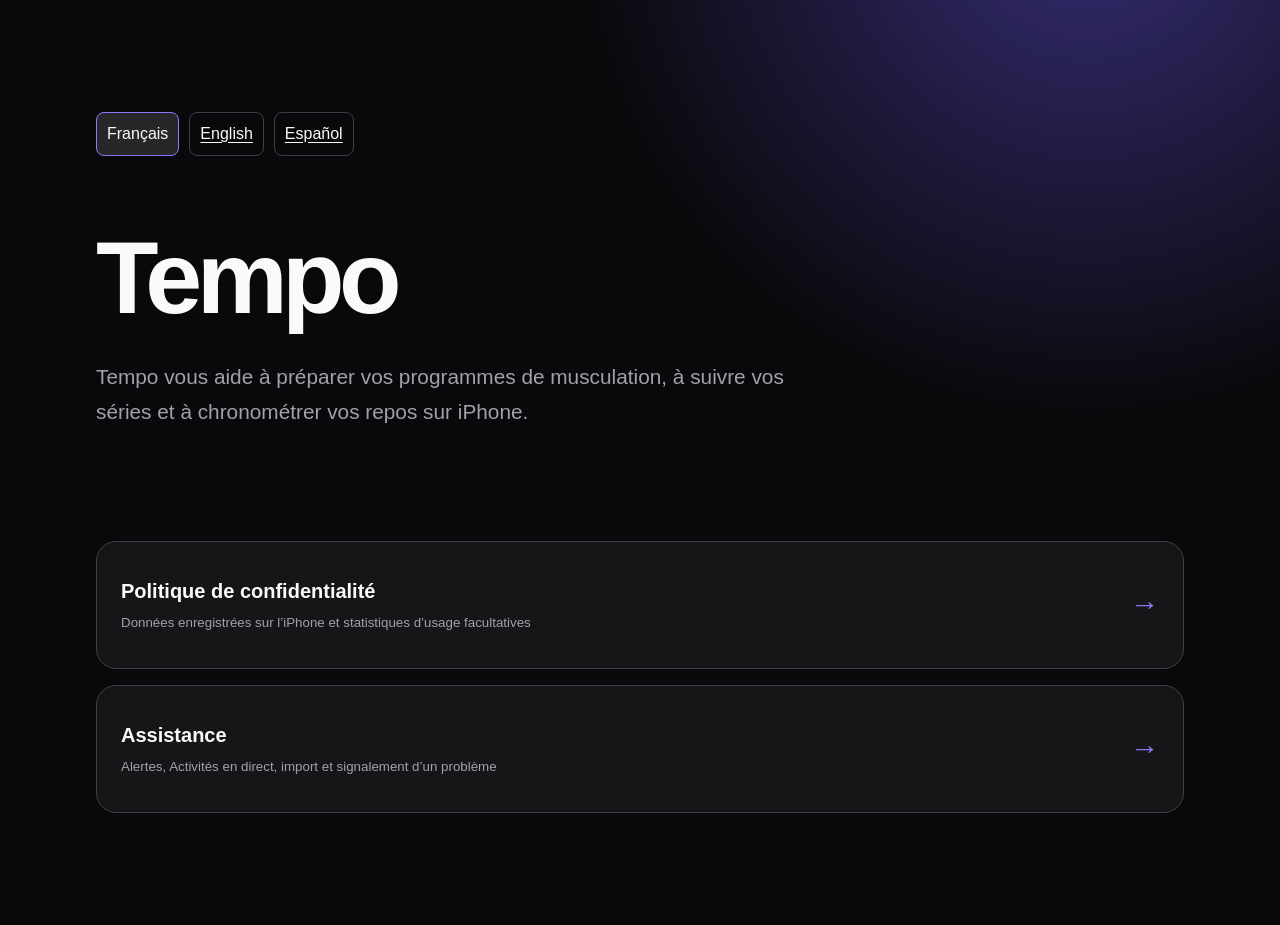
<file: index.html>
<!doctype html>
<html lang="fr">
  <head>
    <meta charset="utf-8" />
    <meta name="viewport" content="width=device-width, initial-scale=1" />
    <meta name="theme-color" content="#09090b" />
    <meta name="description" content="Tempo vous aide à préparer vos programmes de musculation, à suivre vos séries et à chronométrer vos repos sur iPhone." />
    <title>Tempo — Politique de confidentialité · Assistance</title>
    <link rel="stylesheet" href="./app-sport/styles.css" />
  </head>
  <body>
    <main class="shell">
      <nav class="languages" aria-label="Langue de la page"><a href="./app-sport/" lang="fr" hreflang="fr" aria-current="page">Français</a> <a href="./app-sport/en/" lang="en" hreflang="en">English</a> <a href="./app-sport/es/" lang="es" hreflang="es">Español</a></nav>
      <header class="hero">
        <h1>Tempo</h1>
        <p class="lede">Tempo vous aide à préparer vos programmes de musculation, à suivre vos séries et à chronométrer vos repos sur iPhone.</p>
      </header>
      <nav class="cards" aria-label="Navigation principale">
        <a class="card" href="./app-sport/privacy/">
          <span><strong>Politique de confidentialité</strong><small>Données enregistrées sur l’iPhone et statistiques d’usage facultatives</small></span>
          <span class="arrow" aria-hidden="true">→</span>
        </a>
        <a class="card" href="./app-sport/support/">
          <span><strong>Assistance</strong><small>Alertes, Activités en direct, import et signalement d’un problème</small></span>
          <span class="arrow" aria-hidden="true">→</span>
        </a>
      </nav>
    </main>
  </body>
</html>
</file>
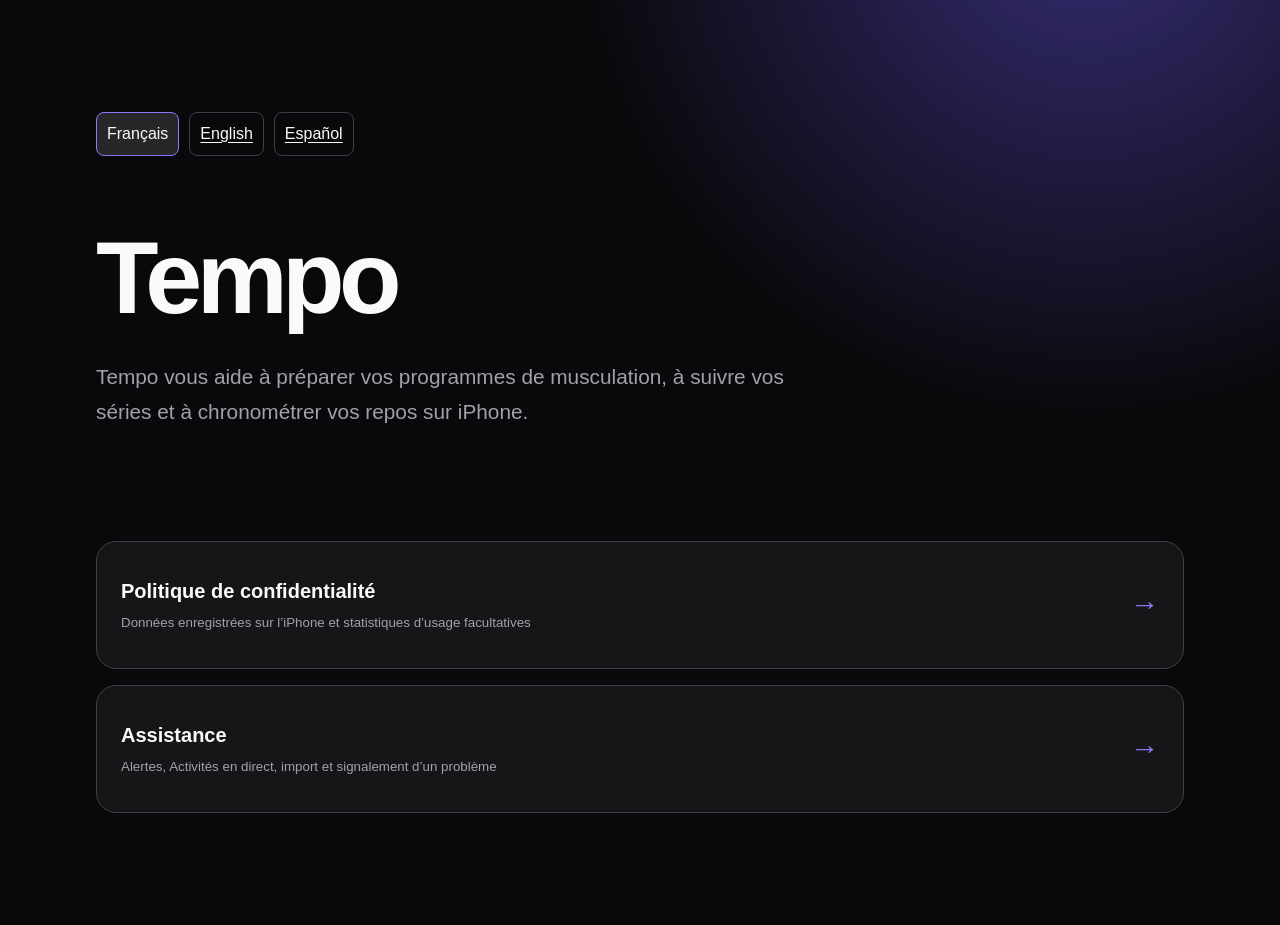
<file: app-sport/index.html>
<!doctype html>
<html lang="fr">
  <head>
    <meta charset="utf-8" />
    <meta name="viewport" content="width=device-width, initial-scale=1" />
    <meta name="theme-color" content="#09090b" />
    <meta name="description" content="Tempo vous aide à préparer vos programmes de musculation, à suivre vos séries et à chronométrer vos repos sur iPhone." />
    <title>Tempo — Politique de confidentialité · Assistance</title>
    <link rel="stylesheet" href="./styles.css" />
  </head>
  <body>
    <main class="shell">
      <nav class="languages" aria-label="Langue de la page"><a href="./" lang="fr" hreflang="fr" aria-current="page">Français</a> <a href="./en/" lang="en" hreflang="en">English</a> <a href="./es/" lang="es" hreflang="es">Español</a></nav>
      <header class="hero">
        <h1>Tempo</h1>
        <p class="lede">Tempo vous aide à préparer vos programmes de musculation, à suivre vos séries et à chronométrer vos repos sur iPhone.</p>
      </header>
      <nav class="cards" aria-label="Navigation principale">
        <a class="card" href="./privacy/">
          <span><strong>Politique de confidentialité</strong><small>Données enregistrées sur l’iPhone et statistiques d’usage facultatives</small></span>
          <span class="arrow" aria-hidden="true">→</span>
        </a>
        <a class="card" href="./support/">
          <span><strong>Assistance</strong><small>Alertes, Activités en direct, import et signalement d’un problème</small></span>
          <span class="arrow" aria-hidden="true">→</span>
        </a>
      </nav>
    </main>
  </body>
</html>
</file>
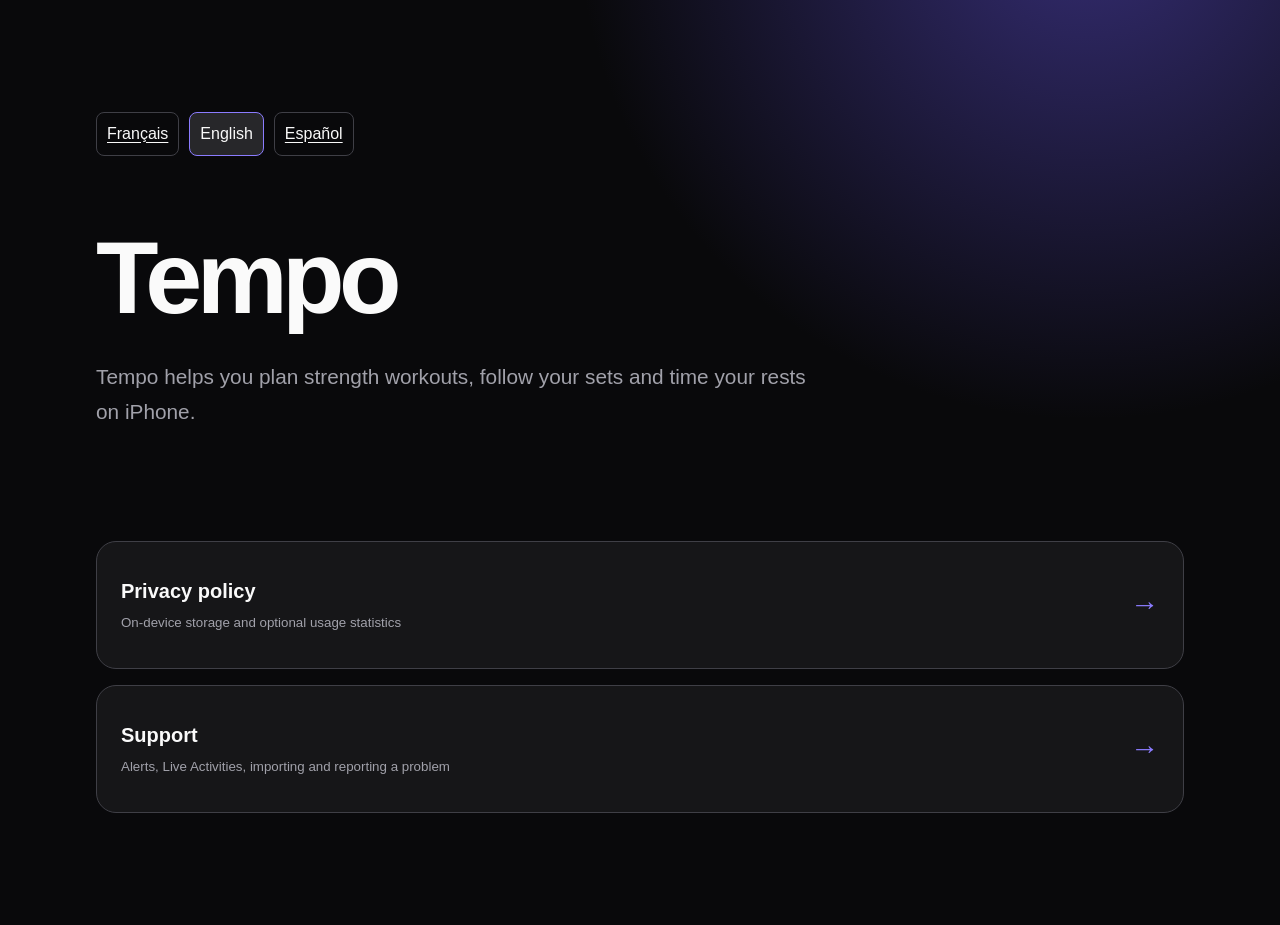
<file: app-sport/en/index.html>
<!doctype html>
<html lang="en">
  <head>
    <meta charset="utf-8" />
    <meta name="viewport" content="width=device-width, initial-scale=1" />
    <meta name="theme-color" content="#09090b" />
    <meta name="description" content="Tempo helps you plan strength workouts, follow your sets and time your rests on iPhone." />
    <title>Tempo — Privacy policy · Support</title>
    <link rel="stylesheet" href="../styles.css" />
  </head>
  <body>
    <main class="shell">
      <nav class="languages" aria-label="Page language"><a href="../" lang="fr" hreflang="fr">Français</a> <a href="../en/" lang="en" hreflang="en" aria-current="page">English</a> <a href="../es/" lang="es" hreflang="es">Español</a></nav>
      <header class="hero">
        <h1>Tempo</h1>
        <p class="lede">Tempo helps you plan strength workouts, follow your sets and time your rests on iPhone.</p>
      </header>
      <nav class="cards" aria-label="Main navigation">
        <a class="card" href="../privacy/en/">
          <span><strong>Privacy policy</strong><small>On-device storage and optional usage statistics</small></span>
          <span class="arrow" aria-hidden="true">→</span>
        </a>
        <a class="card" href="../support/en/">
          <span><strong>Support</strong><small>Alerts, Live Activities, importing and reporting a problem</small></span>
          <span class="arrow" aria-hidden="true">→</span>
        </a>
      </nav>
    </main>
  </body>
</html>
</file>
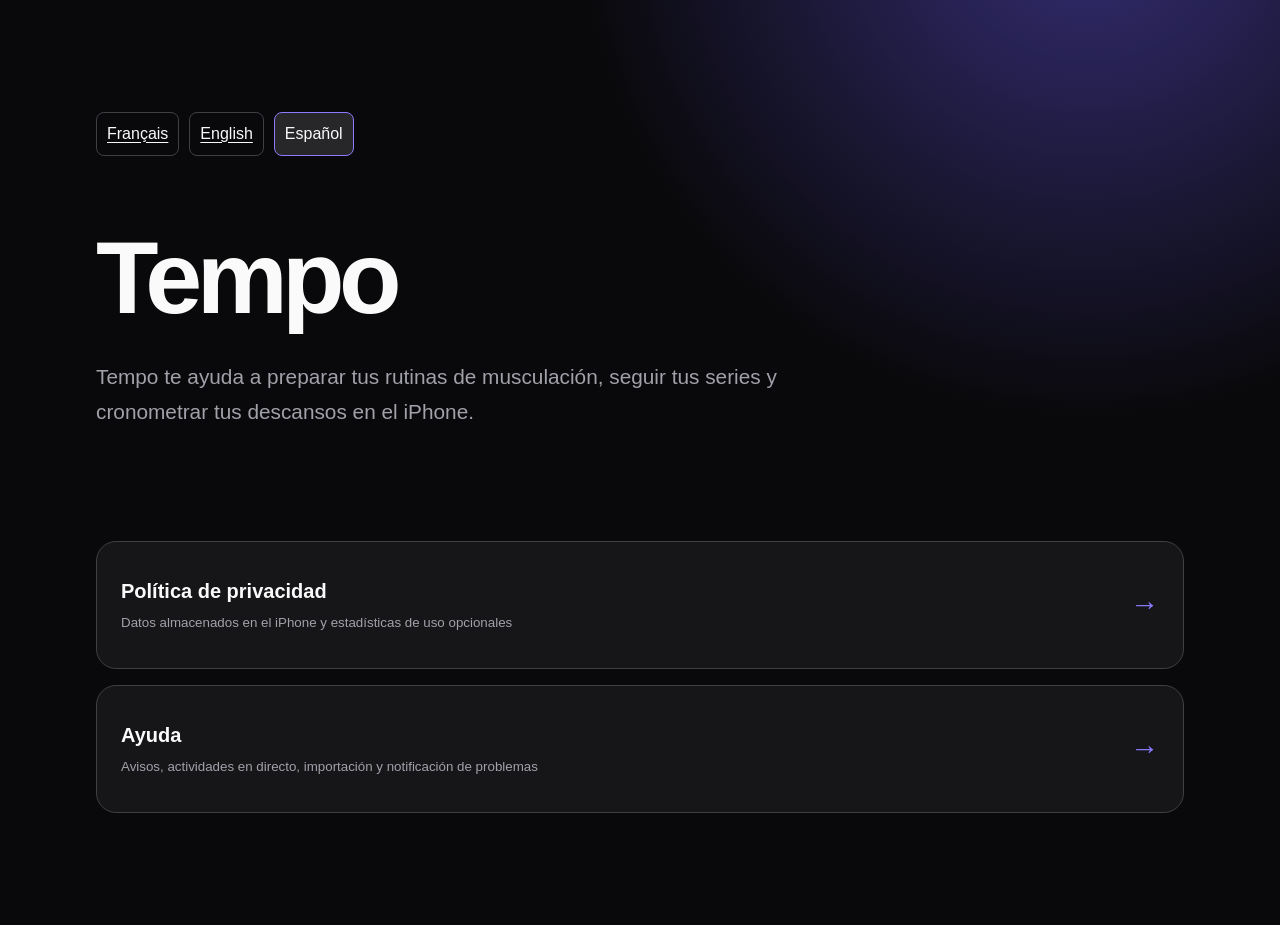
<file: app-sport/es/index.html>
<!doctype html>
<html lang="es">
  <head>
    <meta charset="utf-8" />
    <meta name="viewport" content="width=device-width, initial-scale=1" />
    <meta name="theme-color" content="#09090b" />
    <meta name="description" content="Tempo te ayuda a preparar tus rutinas de musculación, seguir tus series y cronometrar tus descansos en el iPhone." />
    <title>Tempo — Política de privacidad · Ayuda</title>
    <link rel="stylesheet" href="../styles.css" />
  </head>
  <body>
    <main class="shell">
      <nav class="languages" aria-label="Idioma de la página"><a href="../" lang="fr" hreflang="fr">Français</a> <a href="../en/" lang="en" hreflang="en">English</a> <a href="../es/" lang="es" hreflang="es" aria-current="page">Español</a></nav>
      <header class="hero">
        <h1>Tempo</h1>
        <p class="lede">Tempo te ayuda a preparar tus rutinas de musculación, seguir tus series y cronometrar tus descansos en el iPhone.</p>
      </header>
      <nav class="cards" aria-label="Navegación principal">
        <a class="card" href="../privacy/es/">
          <span><strong>Política de privacidad</strong><small>Datos almacenados en el iPhone y estadísticas de uso opcionales</small></span>
          <span class="arrow" aria-hidden="true">→</span>
        </a>
        <a class="card" href="../support/es/">
          <span><strong>Ayuda</strong><small>Avisos, actividades en directo, importación y notificación de problemas</small></span>
          <span class="arrow" aria-hidden="true">→</span>
        </a>
      </nav>
    </main>
  </body>
</html>
</file>
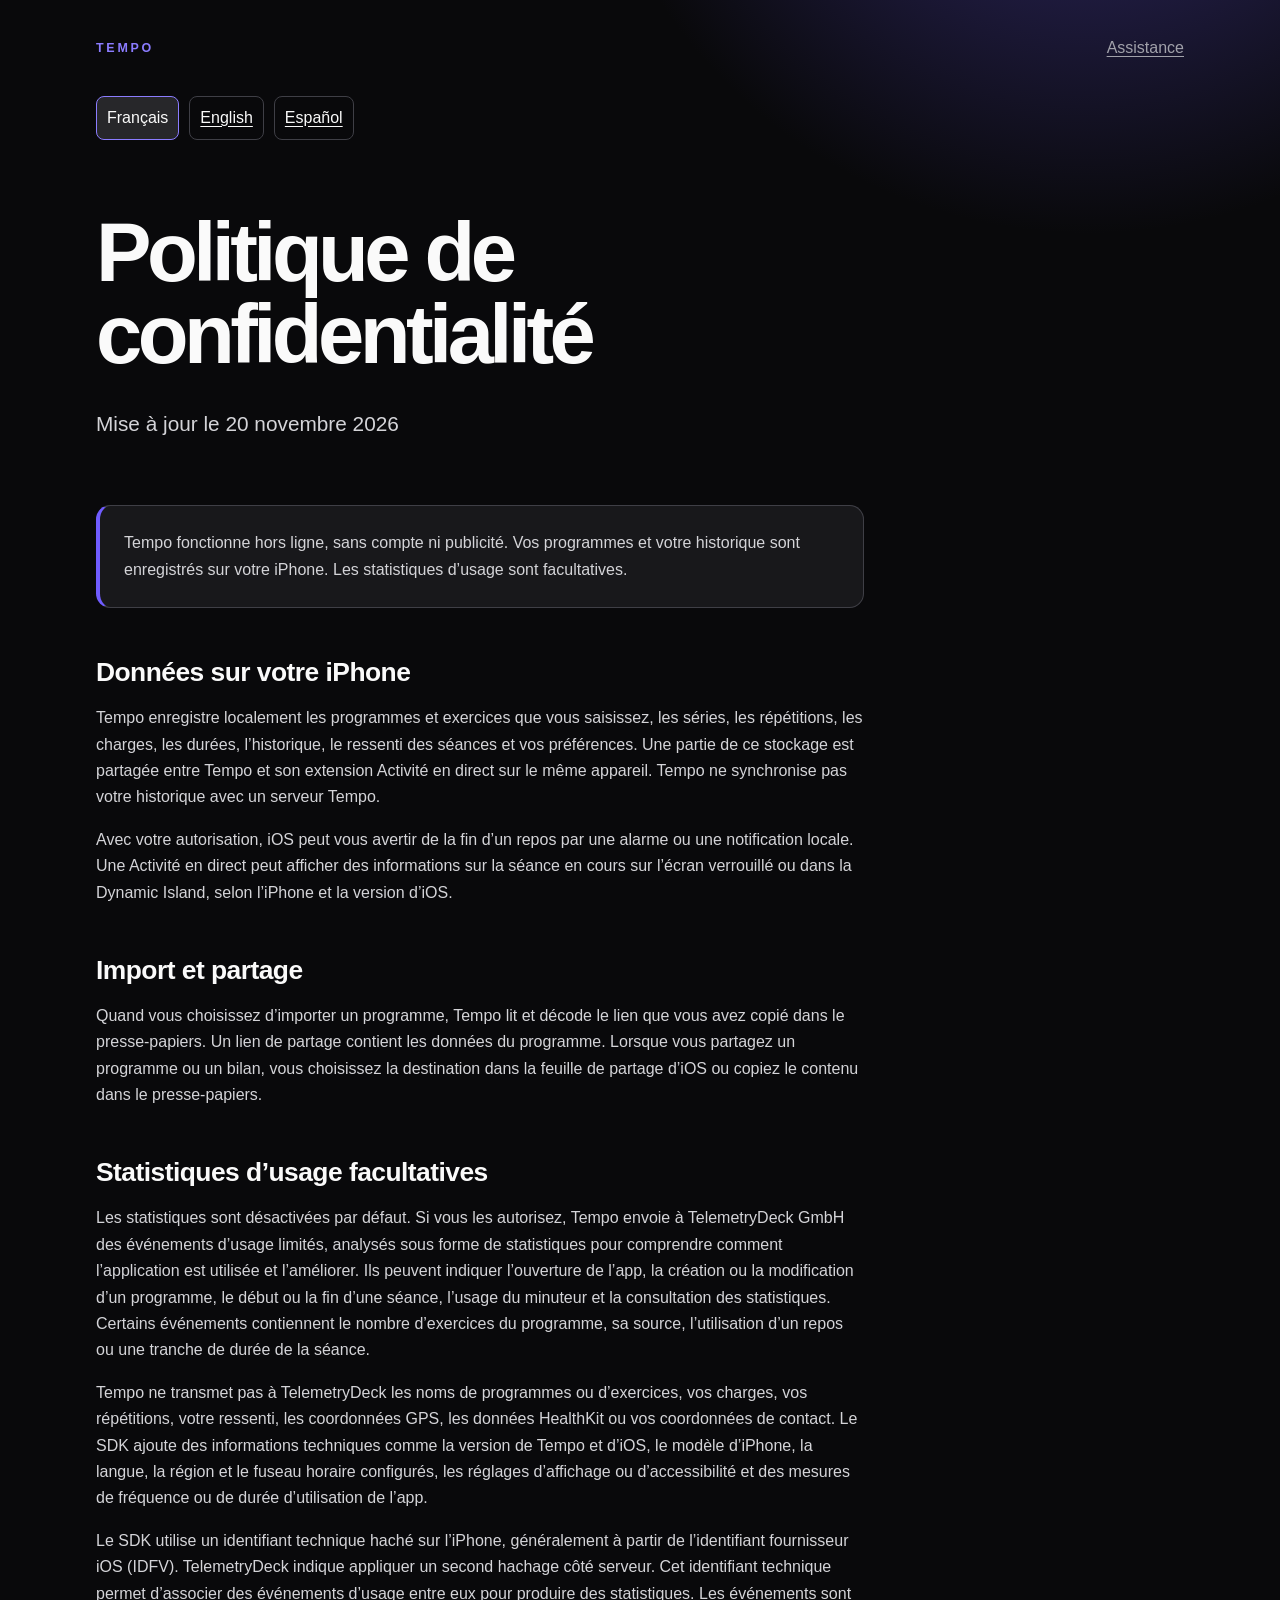
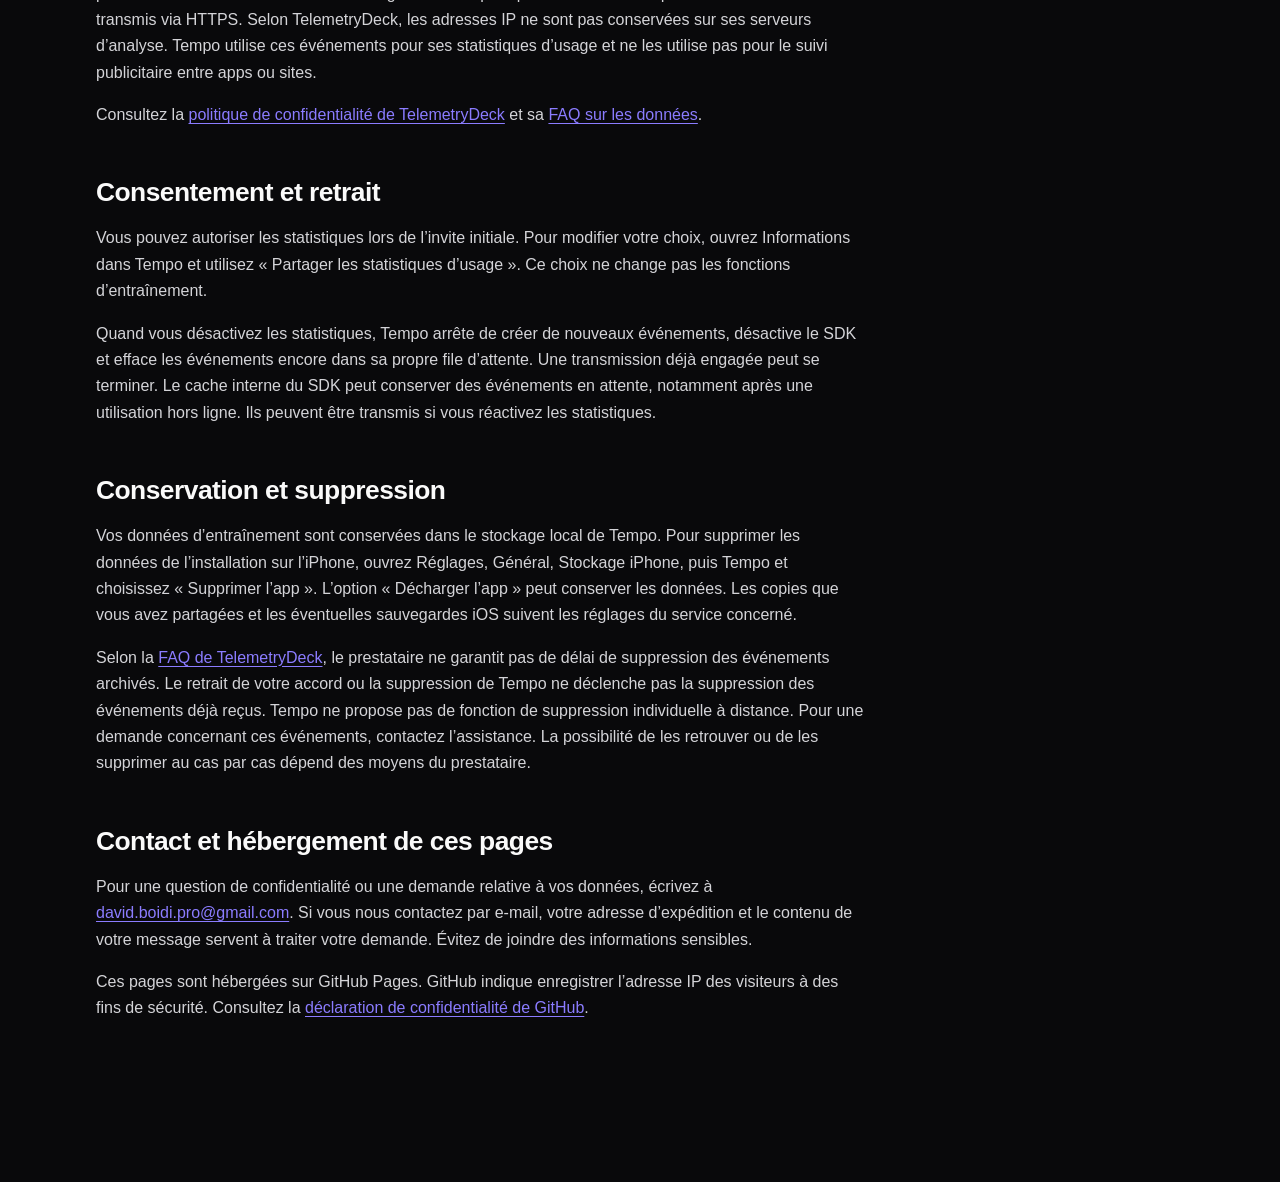
<file: app-sport/privacy/index.html>
<!doctype html>
<html lang="fr">
  <head>
    <meta charset="utf-8" />
    <meta name="viewport" content="width=device-width, initial-scale=1" />
    <meta name="theme-color" content="#09090b" />
    <meta name="description" content="Tempo fonctionne hors ligne, sans compte ni publicité. Vos programmes et votre historique sont enregistrés sur votre iPhone. Les statistiques d’usage sont facultatives." />
    <title>Politique de confidentialité — Tempo</title>
    <link rel="stylesheet" href="../styles.css" />
  </head>
  <body>
    <main class="shell document">
      <nav class="topbar" aria-label="Navigation principale">
        <a href="../" class="brand">TEMPO</a>
        <a href="../support/">Assistance</a>
      </nav>
      <nav class="languages" aria-label="Langue de la page"><a href="../privacy/" lang="fr" hreflang="fr" aria-current="page">Français</a> <a href="../privacy/en/" lang="en" hreflang="en">English</a> <a href="../privacy/es/" lang="es" hreflang="es">Español</a></nav>
      <article>
        <header class="document-header">
          <h1>Politique de confidentialité</h1>
          <p class="lede">Mise à jour le 20 novembre 2026</p>
        </header>
        <section class="summary">
          <p>Tempo fonctionne hors ligne, sans compte ni publicité. Vos programmes et votre historique sont enregistrés sur votre iPhone. Les statistiques d’usage sont facultatives.</p>
        </section>

        <section>
          <h2>Données sur votre iPhone</h2>
          <p>Tempo enregistre localement les programmes et exercices que vous saisissez, les séries, les répétitions, les charges, les durées, l’historique, le ressenti des séances et vos préférences. Une partie de ce stockage est partagée entre Tempo et son extension Activité en direct sur le même appareil. Tempo ne synchronise pas votre historique avec un serveur Tempo.</p>
          <p>Avec votre autorisation, iOS peut vous avertir de la fin d’un repos par une alarme ou une notification locale. Une Activité en direct peut afficher des informations sur la séance en cours sur l’écran verrouillé ou dans la Dynamic Island, selon l’iPhone et la version d’iOS.</p>
        </section>

        <section>
          <h2>Import et partage</h2>
          <p>Quand vous choisissez d’importer un programme, Tempo lit et décode le lien que vous avez copié dans le presse-papiers. Un lien de partage contient les données du programme. Lorsque vous partagez un programme ou un bilan, vous choisissez la destination dans la feuille de partage d’iOS ou copiez le contenu dans le presse-papiers.</p>
        </section>

        <section>
          <h2>Statistiques d’usage facultatives</h2>
          <p>Les statistiques sont désactivées par défaut. Si vous les autorisez, Tempo envoie à TelemetryDeck GmbH des événements d’usage limités, analysés sous forme de statistiques pour comprendre comment l’application est utilisée et l’améliorer. Ils peuvent indiquer l’ouverture de l’app, la création ou la modification d’un programme, le début ou la fin d’une séance, l’usage du minuteur et la consultation des statistiques. Certains événements contiennent le nombre d’exercices du programme, sa source, l’utilisation d’un repos ou une tranche de durée de la séance.</p>
          <p>Tempo ne transmet pas à TelemetryDeck les noms de programmes ou d’exercices, vos charges, vos répétitions, votre ressenti, les coordonnées GPS, les données HealthKit ou vos coordonnées de contact. Le SDK ajoute des informations techniques comme la version de Tempo et d’iOS, le modèle d’iPhone, la langue, la région et le fuseau horaire configurés, les réglages d’affichage ou d’accessibilité et des mesures de fréquence ou de durée d’utilisation de l’app.</p>
          <p>Le SDK utilise un identifiant technique haché sur l’iPhone, généralement à partir de l’identifiant fournisseur iOS (IDFV). TelemetryDeck indique appliquer un second hachage côté serveur. Cet identifiant technique permet d’associer des événements d’usage entre eux pour produire des statistiques. Les événements sont transmis via HTTPS. Selon TelemetryDeck, les adresses IP ne sont pas conservées sur ses serveurs d’analyse. Tempo utilise ces événements pour ses statistiques d’usage et ne les utilise pas pour le suivi publicitaire entre apps ou sites.</p>
          <p>Consultez la <a href="https://telemetrydeck.com/privacy/">politique de confidentialité de TelemetryDeck</a> et sa <a href="https://telemetrydeck.com/docs/guides/privacy-faq/">FAQ sur les données</a>.</p>
        </section>

        <section>
          <h2>Consentement et retrait</h2>
          <p>Vous pouvez autoriser les statistiques lors de l’invite initiale. Pour modifier votre choix, ouvrez Informations dans Tempo et utilisez « Partager les statistiques d’usage ». Ce choix ne change pas les fonctions d’entraînement.</p>
          <p>Quand vous désactivez les statistiques, Tempo arrête de créer de nouveaux événements, désactive le SDK et efface les événements encore dans sa propre file d’attente. Une transmission déjà engagée peut se terminer. Le cache interne du SDK peut conserver des événements en attente, notamment après une utilisation hors ligne. Ils peuvent être transmis si vous réactivez les statistiques.</p>
        </section>

        <section>
          <h2>Conservation et suppression</h2>
          <p>Vos données d’entraînement sont conservées dans le stockage local de Tempo. Pour supprimer les données de l’installation sur l’iPhone, ouvrez Réglages, Général, Stockage iPhone, puis Tempo et choisissez « Supprimer l’app ». L’option « Décharger l’app » peut conserver les données. Les copies que vous avez partagées et les éventuelles sauvegardes iOS suivent les réglages du service concerné.</p>
          <p>Selon la <a href="https://telemetrydeck.com/docs/guides/privacy-faq/">FAQ de TelemetryDeck</a>, le prestataire ne garantit pas de délai de suppression des événements archivés. Le retrait de votre accord ou la suppression de Tempo ne déclenche pas la suppression des événements déjà reçus. Tempo ne propose pas de fonction de suppression individuelle à distance. Pour une demande concernant ces événements, contactez l’assistance. La possibilité de les retrouver ou de les supprimer au cas par cas dépend des moyens du prestataire.</p>
        </section>

        <section>
          <h2>Contact et hébergement de ces pages</h2>
          <p>Pour une question de confidentialité ou une demande relative à vos données, écrivez à <a href="mailto:david.boidi.pro@gmail.com">david.boidi.pro@gmail.com</a>. Si vous nous contactez par e-mail, votre adresse d’expédition et le contenu de votre message servent à traiter votre demande. Évitez de joindre des informations sensibles.</p>
          <p>Ces pages sont hébergées sur GitHub Pages. GitHub indique enregistrer l’adresse IP des visiteurs à des fins de sécurité. Consultez la <a href="https://docs.github.com/en/site-policy/privacy-policies/github-general-privacy-statement">déclaration de confidentialité de GitHub</a>.</p>
        </section>
      </article>
    </main>
  </body>
</html>
</file>
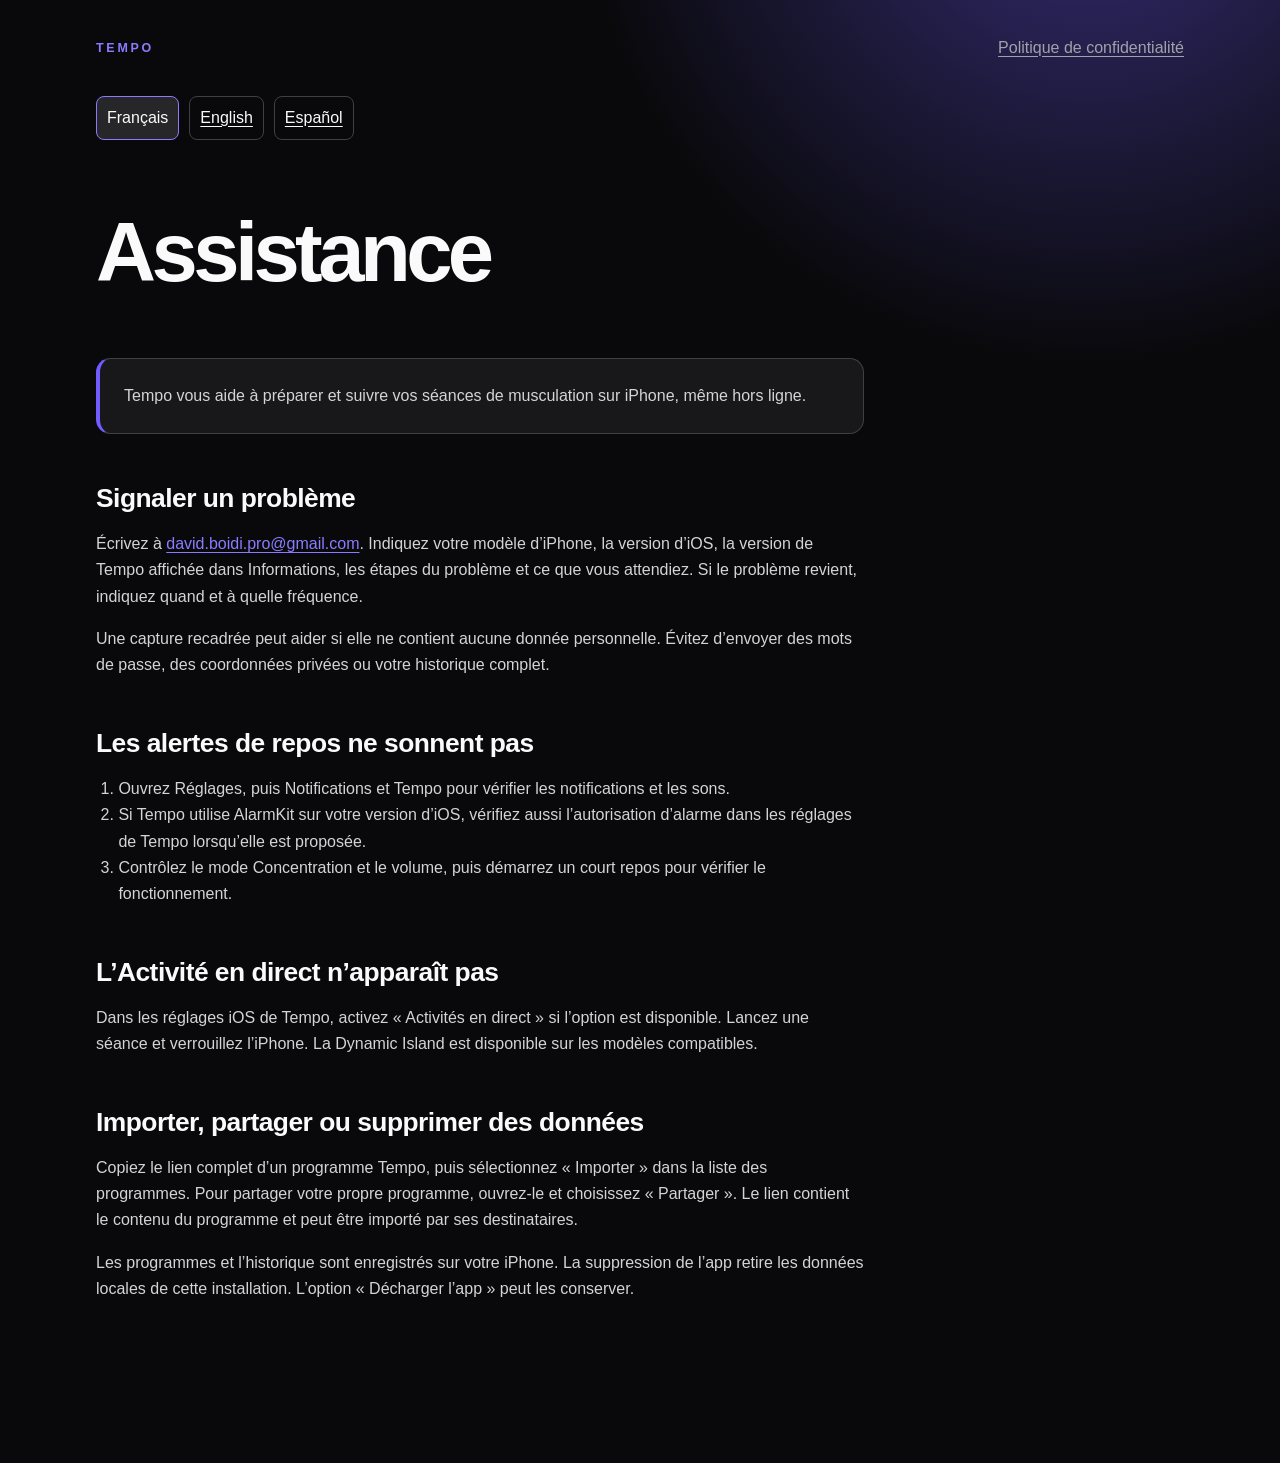
<file: app-sport/support/index.html>
<!doctype html>
<html lang="fr">
  <head>
    <meta charset="utf-8" />
    <meta name="viewport" content="width=device-width, initial-scale=1" />
    <meta name="theme-color" content="#09090b" />
    <meta name="description" content="Tempo vous aide à préparer et suivre vos séances de musculation sur iPhone, même hors ligne." />
    <title>Assistance — Tempo</title>
    <link rel="stylesheet" href="../styles.css" />
  </head>
  <body>
    <main class="shell document">
      <nav class="topbar" aria-label="Navigation principale">
        <a href="../" class="brand">TEMPO</a>
        <a href="../privacy/">Politique de confidentialité</a>
      </nav>
      <nav class="languages" aria-label="Langue de la page"><a href="../support/" lang="fr" hreflang="fr" aria-current="page">Français</a> <a href="../support/en/" lang="en" hreflang="en">English</a> <a href="../support/es/" lang="es" hreflang="es">Español</a></nav>
      <article>
        <header class="document-header">
          <h1>Assistance</h1>

        </header>
        <section class="summary">
          <p>Tempo vous aide à préparer et suivre vos séances de musculation sur iPhone, même hors ligne.</p>
        </section>

        <section>
          <h2>Signaler un problème</h2>
          <p>Écrivez à <a href="mailto:david.boidi.pro@gmail.com">david.boidi.pro@gmail.com</a>. Indiquez votre modèle d’iPhone, la version d’iOS, la version de Tempo affichée dans Informations, les étapes du problème et ce que vous attendiez. Si le problème revient, indiquez quand et à quelle fréquence.</p>
          <p>Une capture recadrée peut aider si elle ne contient aucune donnée personnelle. Évitez d’envoyer des mots de passe, des coordonnées privées ou votre historique complet.</p>
        </section>

        <section>
          <h2>Les alertes de repos ne sonnent pas</h2>
          <ol>
  <li>Ouvrez Réglages, puis Notifications et Tempo pour vérifier les notifications et les sons.</li>
  <li>Si Tempo utilise AlarmKit sur votre version d’iOS, vérifiez aussi l’autorisation d’alarme dans les réglages de Tempo lorsqu’elle est proposée.</li>
  <li>Contrôlez le mode Concentration et le volume, puis démarrez un court repos pour vérifier le fonctionnement.</li>
</ol>
        </section>

        <section>
          <h2>L’Activité en direct n’apparaît pas</h2>
          <p>Dans les réglages iOS de Tempo, activez « Activités en direct » si l’option est disponible. Lancez une séance et verrouillez l’iPhone. La Dynamic Island est disponible sur les modèles compatibles.</p>
        </section>

        <section>
          <h2>Importer, partager ou supprimer des données</h2>
          <p>Copiez le lien complet d’un programme Tempo, puis sélectionnez « Importer » dans la liste des programmes. Pour partager votre propre programme, ouvrez-le et choisissez « Partager ». Le lien contient le contenu du programme et peut être importé par ses destinataires.</p>
          <p>Les programmes et l’historique sont enregistrés sur votre iPhone. La suppression de l’app retire les données locales de cette installation. L’option « Décharger l’app » peut les conserver.</p>
        </section>
      </article>
    </main>
  </body>
</html>
</file>
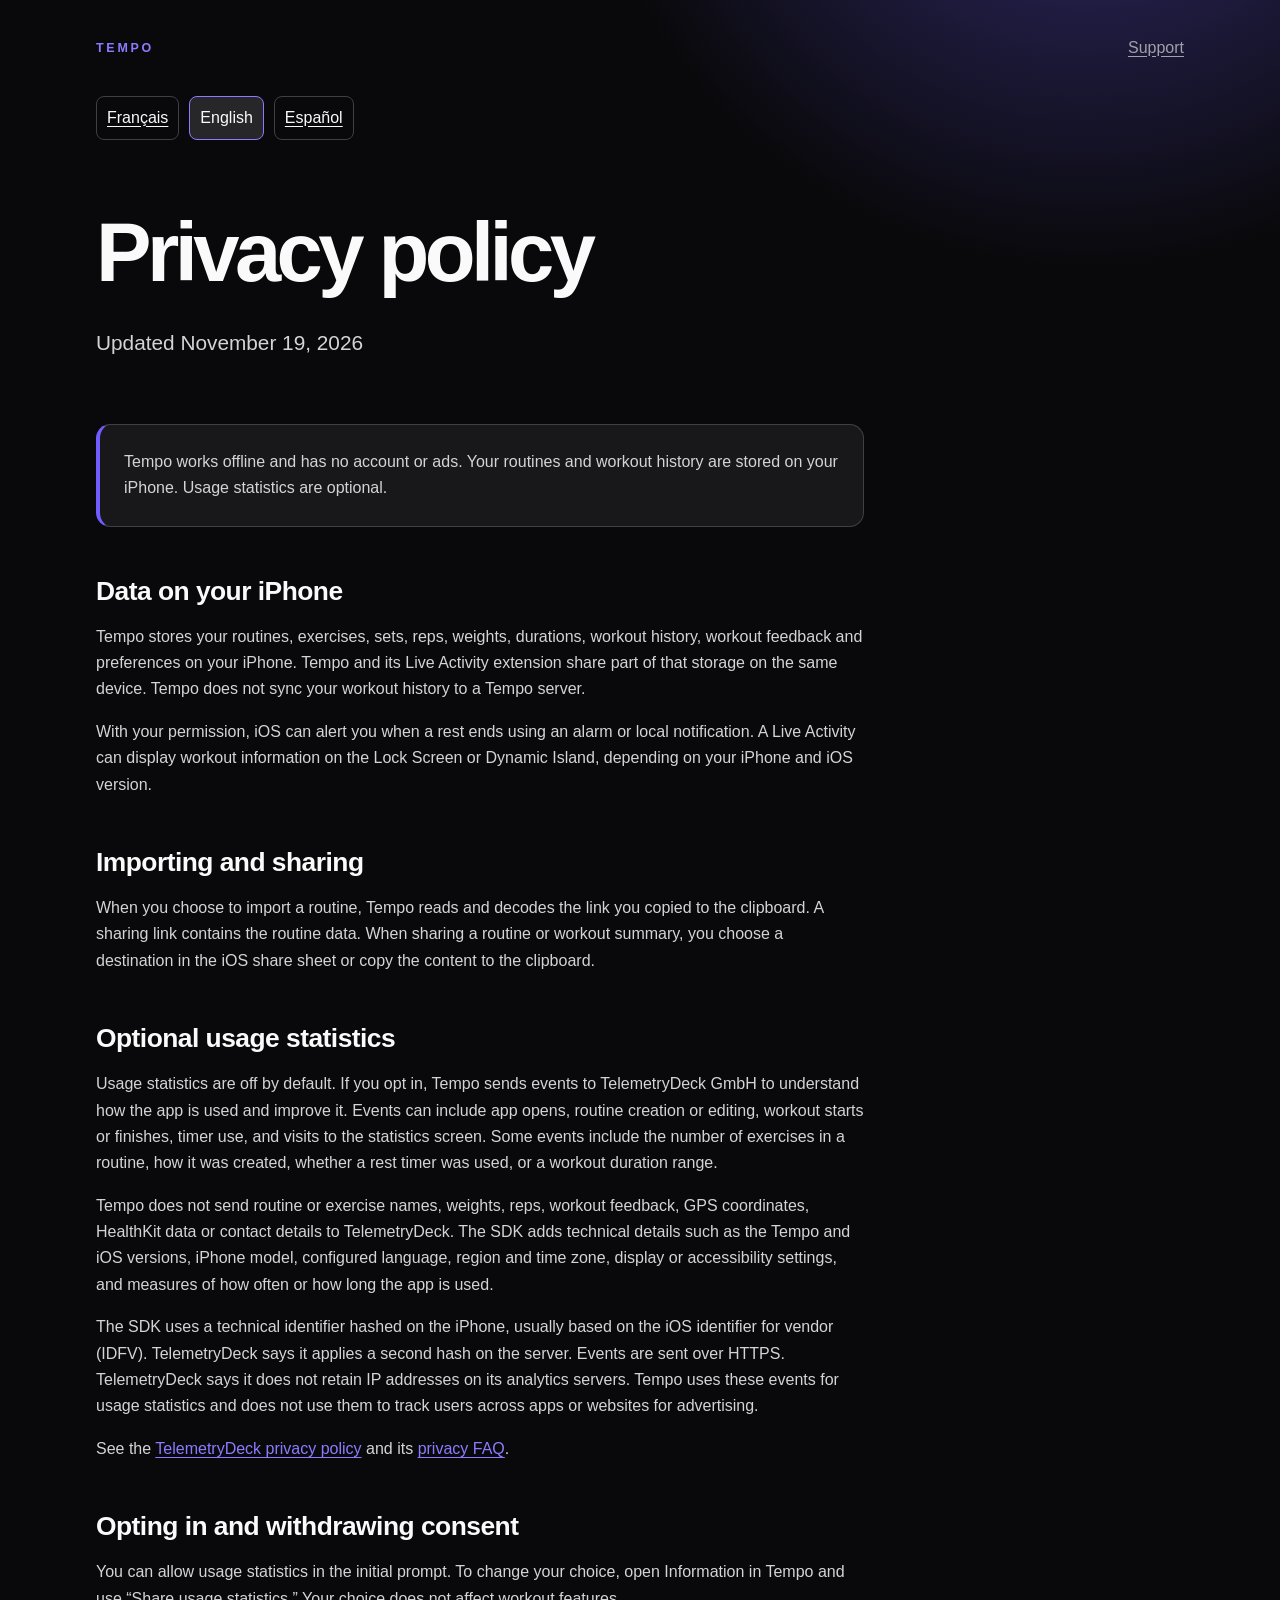
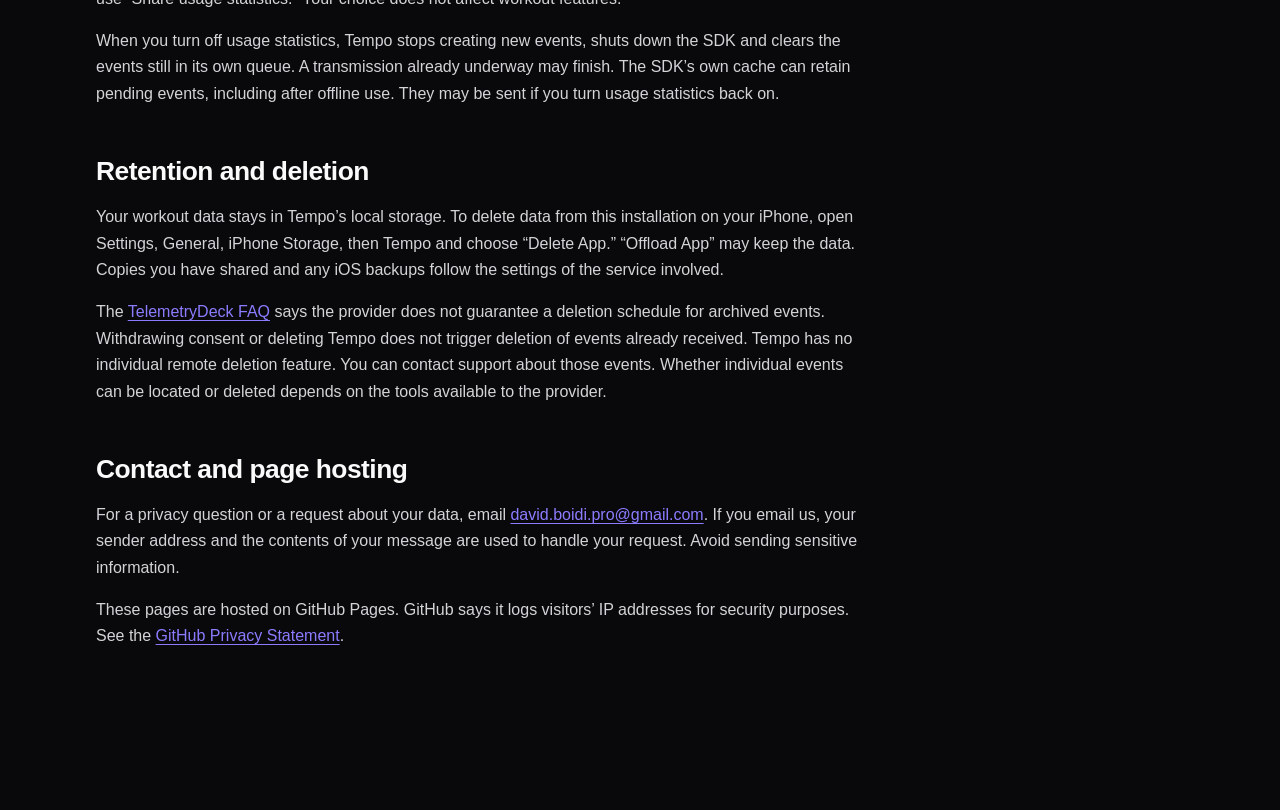
<file: app-sport/privacy/en/index.html>
<!doctype html>
<html lang="en">
  <head>
    <meta charset="utf-8" />
    <meta name="viewport" content="width=device-width, initial-scale=1" />
    <meta name="theme-color" content="#09090b" />
    <meta name="description" content="Tempo works offline and has no account or ads. Your routines and workout history are stored on your iPhone. Usage statistics are optional." />
    <title>Privacy policy — Tempo</title>
    <link rel="stylesheet" href="../../styles.css" />
  </head>
  <body>
    <main class="shell document">
      <nav class="topbar" aria-label="Main navigation">
        <a href="../../en/" class="brand">TEMPO</a>
        <a href="../../support/en/">Support</a>
      </nav>
      <nav class="languages" aria-label="Page language"><a href="../../privacy/" lang="fr" hreflang="fr">Français</a> <a href="../../privacy/en/" lang="en" hreflang="en" aria-current="page">English</a> <a href="../../privacy/es/" lang="es" hreflang="es">Español</a></nav>
      <article>
        <header class="document-header">
          <h1>Privacy policy</h1>
          <p class="lede">Updated November 19, 2026</p>
        </header>
        <section class="summary">
          <p>Tempo works offline and has no account or ads. Your routines and workout history are stored on your iPhone. Usage statistics are optional.</p>
        </section>

        <section>
          <h2>Data on your iPhone</h2>
          <p>Tempo stores your routines, exercises, sets, reps, weights, durations, workout history, workout feedback and preferences on your iPhone. Tempo and its Live Activity extension share part of that storage on the same device. Tempo does not sync your workout history to a Tempo server.</p>
          <p>With your permission, iOS can alert you when a rest ends using an alarm or local notification. A Live Activity can display workout information on the Lock Screen or Dynamic Island, depending on your iPhone and iOS version.</p>
        </section>

        <section>
          <h2>Importing and sharing</h2>
          <p>When you choose to import a routine, Tempo reads and decodes the link you copied to the clipboard. A sharing link contains the routine data. When sharing a routine or workout summary, you choose a destination in the iOS share sheet or copy the content to the clipboard.</p>
        </section>

        <section>
          <h2>Optional usage statistics</h2>
          <p>Usage statistics are off by default. If you opt in, Tempo sends events to TelemetryDeck GmbH to understand how the app is used and improve it. Events can include app opens, routine creation or editing, workout starts or finishes, timer use, and visits to the statistics screen. Some events include the number of exercises in a routine, how it was created, whether a rest timer was used, or a workout duration range.</p>
          <p>Tempo does not send routine or exercise names, weights, reps, workout feedback, GPS coordinates, HealthKit data or contact details to TelemetryDeck. The SDK adds technical details such as the Tempo and iOS versions, iPhone model, configured language, region and time zone, display or accessibility settings, and measures of how often or how long the app is used.</p>
          <p>The SDK uses a technical identifier hashed on the iPhone, usually based on the iOS identifier for vendor (IDFV). TelemetryDeck says it applies a second hash on the server. Events are sent over HTTPS. TelemetryDeck says it does not retain IP addresses on its analytics servers. Tempo uses these events for usage statistics and does not use them to track users across apps or websites for advertising.</p>
          <p>See the <a href="https://telemetrydeck.com/privacy/">TelemetryDeck privacy policy</a> and its <a href="https://telemetrydeck.com/docs/guides/privacy-faq/">privacy FAQ</a>.</p>
        </section>

        <section>
          <h2>Opting in and withdrawing consent</h2>
          <p>You can allow usage statistics in the initial prompt. To change your choice, open Information in Tempo and use “Share usage statistics.” Your choice does not affect workout features.</p>
          <p>When you turn off usage statistics, Tempo stops creating new events, shuts down the SDK and clears the events still in its own queue. A transmission already underway may finish. The SDK’s own cache can retain pending events, including after offline use. They may be sent if you turn usage statistics back on.</p>
        </section>

        <section>
          <h2>Retention and deletion</h2>
          <p>Your workout data stays in Tempo’s local storage. To delete data from this installation on your iPhone, open Settings, General, iPhone Storage, then Tempo and choose “Delete App.” “Offload App” may keep the data. Copies you have shared and any iOS backups follow the settings of the service involved.</p>
          <p>The <a href="https://telemetrydeck.com/docs/guides/privacy-faq/">TelemetryDeck FAQ</a> says the provider does not guarantee a deletion schedule for archived events. Withdrawing consent or deleting Tempo does not trigger deletion of events already received. Tempo has no individual remote deletion feature. You can contact support about those events. Whether individual events can be located or deleted depends on the tools available to the provider.</p>
        </section>

        <section>
          <h2>Contact and page hosting</h2>
          <p>For a privacy question or a request about your data, email <a href="mailto:david.boidi.pro@gmail.com">david.boidi.pro@gmail.com</a>. If you email us, your sender address and the contents of your message are used to handle your request. Avoid sending sensitive information.</p>
          <p>These pages are hosted on GitHub Pages. GitHub says it logs visitors’ IP addresses for security purposes. See the <a href="https://docs.github.com/en/site-policy/privacy-policies/github-general-privacy-statement">GitHub Privacy Statement</a>.</p>
        </section>
      </article>
    </main>
  </body>
</html>
</file>
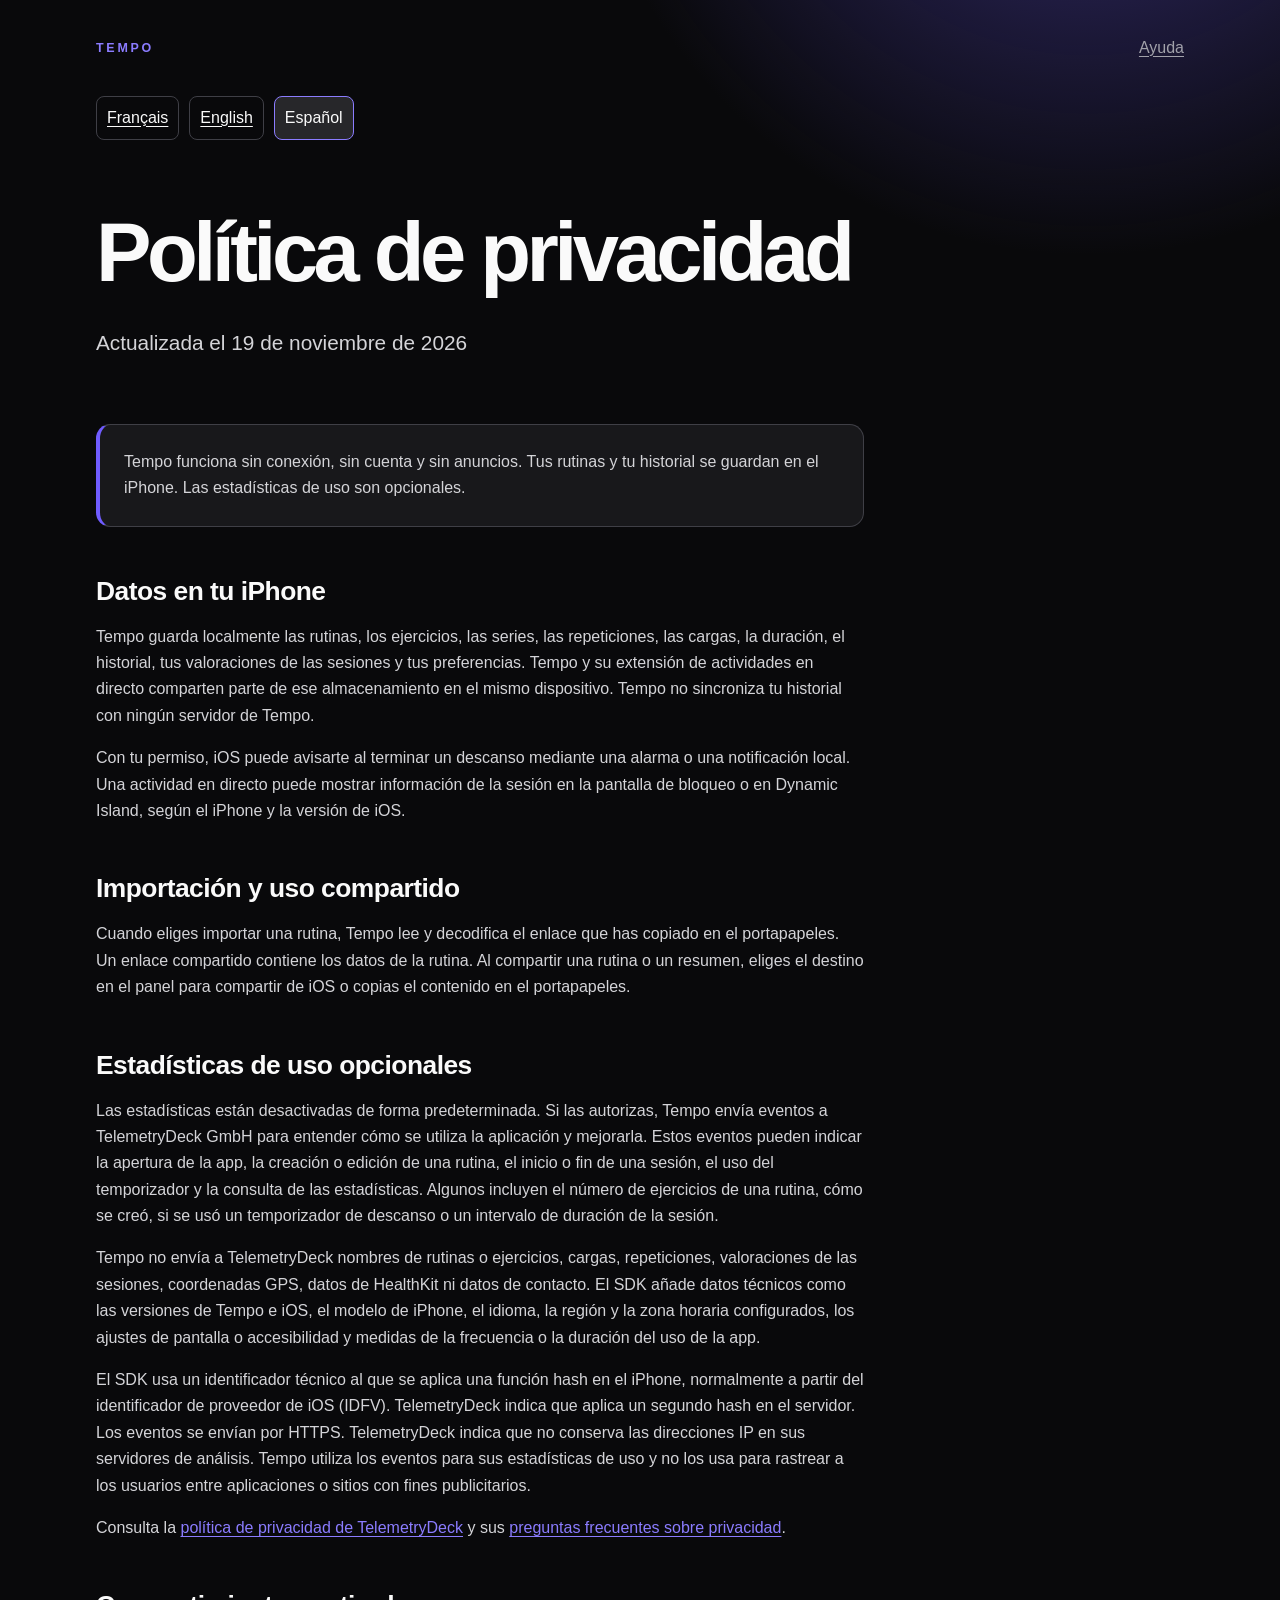
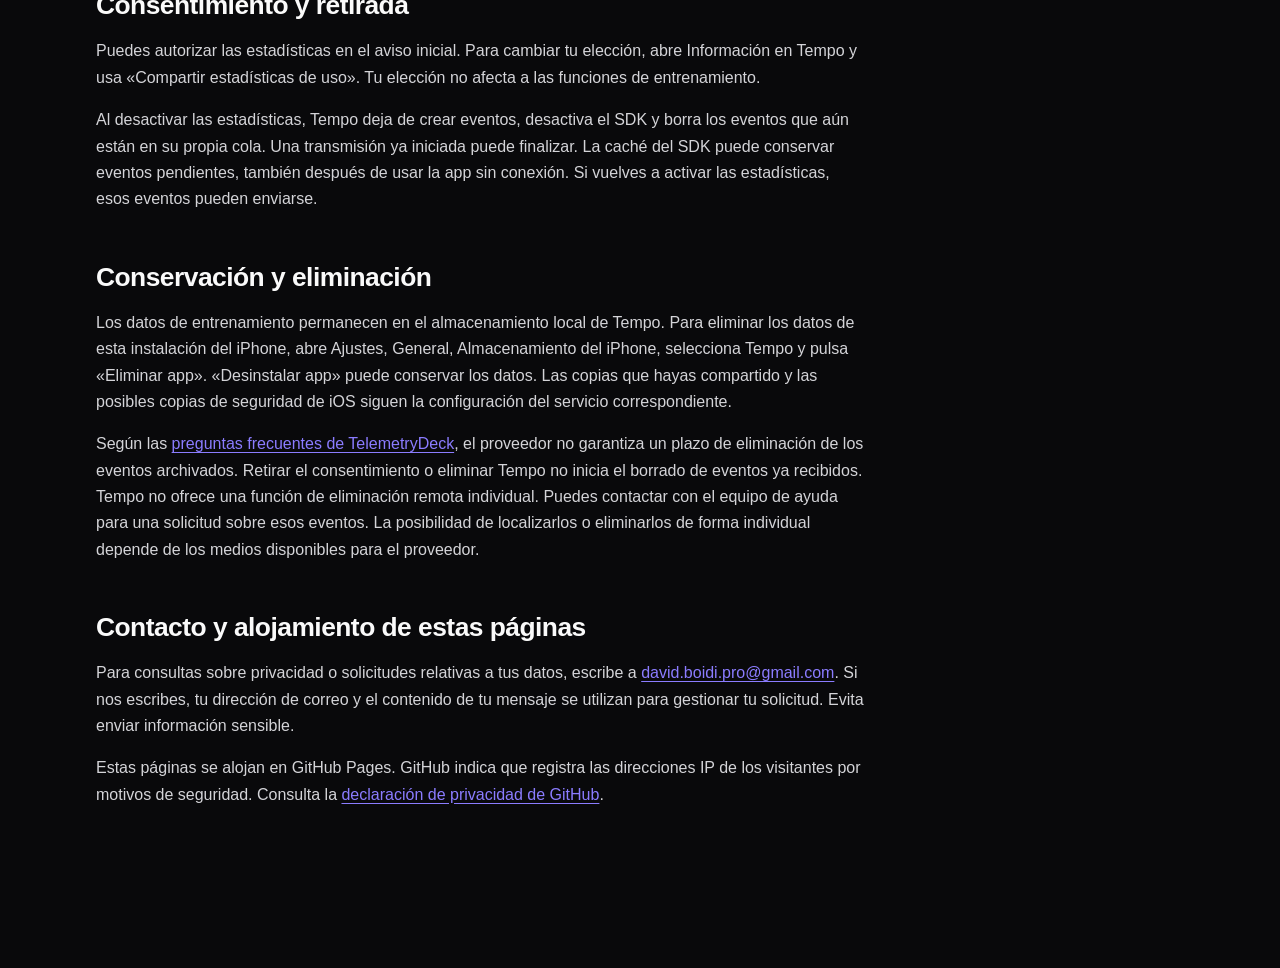
<file: app-sport/privacy/es/index.html>
<!doctype html>
<html lang="es">
  <head>
    <meta charset="utf-8" />
    <meta name="viewport" content="width=device-width, initial-scale=1" />
    <meta name="theme-color" content="#09090b" />
    <meta name="description" content="Tempo funciona sin conexión, sin cuenta y sin anuncios. Tus rutinas y tu historial se guardan en el iPhone. Las estadísticas de uso son opcionales." />
    <title>Política de privacidad — Tempo</title>
    <link rel="stylesheet" href="../../styles.css" />
  </head>
  <body>
    <main class="shell document">
      <nav class="topbar" aria-label="Navegación principal">
        <a href="../../es/" class="brand">TEMPO</a>
        <a href="../../support/es/">Ayuda</a>
      </nav>
      <nav class="languages" aria-label="Idioma de la página"><a href="../../privacy/" lang="fr" hreflang="fr">Français</a> <a href="../../privacy/en/" lang="en" hreflang="en">English</a> <a href="../../privacy/es/" lang="es" hreflang="es" aria-current="page">Español</a></nav>
      <article>
        <header class="document-header">
          <h1>Política de privacidad</h1>
          <p class="lede">Actualizada el 19 de noviembre de 2026</p>
        </header>
        <section class="summary">
          <p>Tempo funciona sin conexión, sin cuenta y sin anuncios. Tus rutinas y tu historial se guardan en el iPhone. Las estadísticas de uso son opcionales.</p>
        </section>

        <section>
          <h2>Datos en tu iPhone</h2>
          <p>Tempo guarda localmente las rutinas, los ejercicios, las series, las repeticiones, las cargas, la duración, el historial, tus valoraciones de las sesiones y tus preferencias. Tempo y su extensión de actividades en directo comparten parte de ese almacenamiento en el mismo dispositivo. Tempo no sincroniza tu historial con ningún servidor de Tempo.</p>
          <p>Con tu permiso, iOS puede avisarte al terminar un descanso mediante una alarma o una notificación local. Una actividad en directo puede mostrar información de la sesión en la pantalla de bloqueo o en Dynamic Island, según el iPhone y la versión de iOS.</p>
        </section>

        <section>
          <h2>Importación y uso compartido</h2>
          <p>Cuando eliges importar una rutina, Tempo lee y decodifica el enlace que has copiado en el portapapeles. Un enlace compartido contiene los datos de la rutina. Al compartir una rutina o un resumen, eliges el destino en el panel para compartir de iOS o copias el contenido en el portapapeles.</p>
        </section>

        <section>
          <h2>Estadísticas de uso opcionales</h2>
          <p>Las estadísticas están desactivadas de forma predeterminada. Si las autorizas, Tempo envía eventos a TelemetryDeck GmbH para entender cómo se utiliza la aplicación y mejorarla. Estos eventos pueden indicar la apertura de la app, la creación o edición de una rutina, el inicio o fin de una sesión, el uso del temporizador y la consulta de las estadísticas. Algunos incluyen el número de ejercicios de una rutina, cómo se creó, si se usó un temporizador de descanso o un intervalo de duración de la sesión.</p>
          <p>Tempo no envía a TelemetryDeck nombres de rutinas o ejercicios, cargas, repeticiones, valoraciones de las sesiones, coordenadas GPS, datos de HealthKit ni datos de contacto. El SDK añade datos técnicos como las versiones de Tempo e iOS, el modelo de iPhone, el idioma, la región y la zona horaria configurados, los ajustes de pantalla o accesibilidad y medidas de la frecuencia o la duración del uso de la app.</p>
          <p>El SDK usa un identificador técnico al que se aplica una función hash en el iPhone, normalmente a partir del identificador de proveedor de iOS (IDFV). TelemetryDeck indica que aplica un segundo hash en el servidor. Los eventos se envían por HTTPS. TelemetryDeck indica que no conserva las direcciones IP en sus servidores de análisis. Tempo utiliza los eventos para sus estadísticas de uso y no los usa para rastrear a los usuarios entre aplicaciones o sitios con fines publicitarios.</p>
          <p>Consulta la <a href="https://telemetrydeck.com/privacy/">política de privacidad de TelemetryDeck</a> y sus <a href="https://telemetrydeck.com/docs/guides/privacy-faq/">preguntas frecuentes sobre privacidad</a>.</p>
        </section>

        <section>
          <h2>Consentimiento y retirada</h2>
          <p>Puedes autorizar las estadísticas en el aviso inicial. Para cambiar tu elección, abre Información en Tempo y usa «Compartir estadísticas de uso». Tu elección no afecta a las funciones de entrenamiento.</p>
          <p>Al desactivar las estadísticas, Tempo deja de crear eventos, desactiva el SDK y borra los eventos que aún están en su propia cola. Una transmisión ya iniciada puede finalizar. La caché del SDK puede conservar eventos pendientes, también después de usar la app sin conexión. Si vuelves a activar las estadísticas, esos eventos pueden enviarse.</p>
        </section>

        <section>
          <h2>Conservación y eliminación</h2>
          <p>Los datos de entrenamiento permanecen en el almacenamiento local de Tempo. Para eliminar los datos de esta instalación del iPhone, abre Ajustes, General, Almacenamiento del iPhone, selecciona Tempo y pulsa «Eliminar app». «Desinstalar app» puede conservar los datos. Las copias que hayas compartido y las posibles copias de seguridad de iOS siguen la configuración del servicio correspondiente.</p>
          <p>Según las <a href="https://telemetrydeck.com/docs/guides/privacy-faq/">preguntas frecuentes de TelemetryDeck</a>, el proveedor no garantiza un plazo de eliminación de los eventos archivados. Retirar el consentimiento o eliminar Tempo no inicia el borrado de eventos ya recibidos. Tempo no ofrece una función de eliminación remota individual. Puedes contactar con el equipo de ayuda para una solicitud sobre esos eventos. La posibilidad de localizarlos o eliminarlos de forma individual depende de los medios disponibles para el proveedor.</p>
        </section>

        <section>
          <h2>Contacto y alojamiento de estas páginas</h2>
          <p>Para consultas sobre privacidad o solicitudes relativas a tus datos, escribe a <a href="mailto:david.boidi.pro@gmail.com">david.boidi.pro@gmail.com</a>. Si nos escribes, tu dirección de correo y el contenido de tu mensaje se utilizan para gestionar tu solicitud. Evita enviar información sensible.</p>
          <p>Estas páginas se alojan en GitHub Pages. GitHub indica que registra las direcciones IP de los visitantes por motivos de seguridad. Consulta la <a href="https://docs.github.com/en/site-policy/privacy-policies/github-general-privacy-statement">declaración de privacidad de GitHub</a>.</p>
        </section>
      </article>
    </main>
  </body>
</html>
</file>
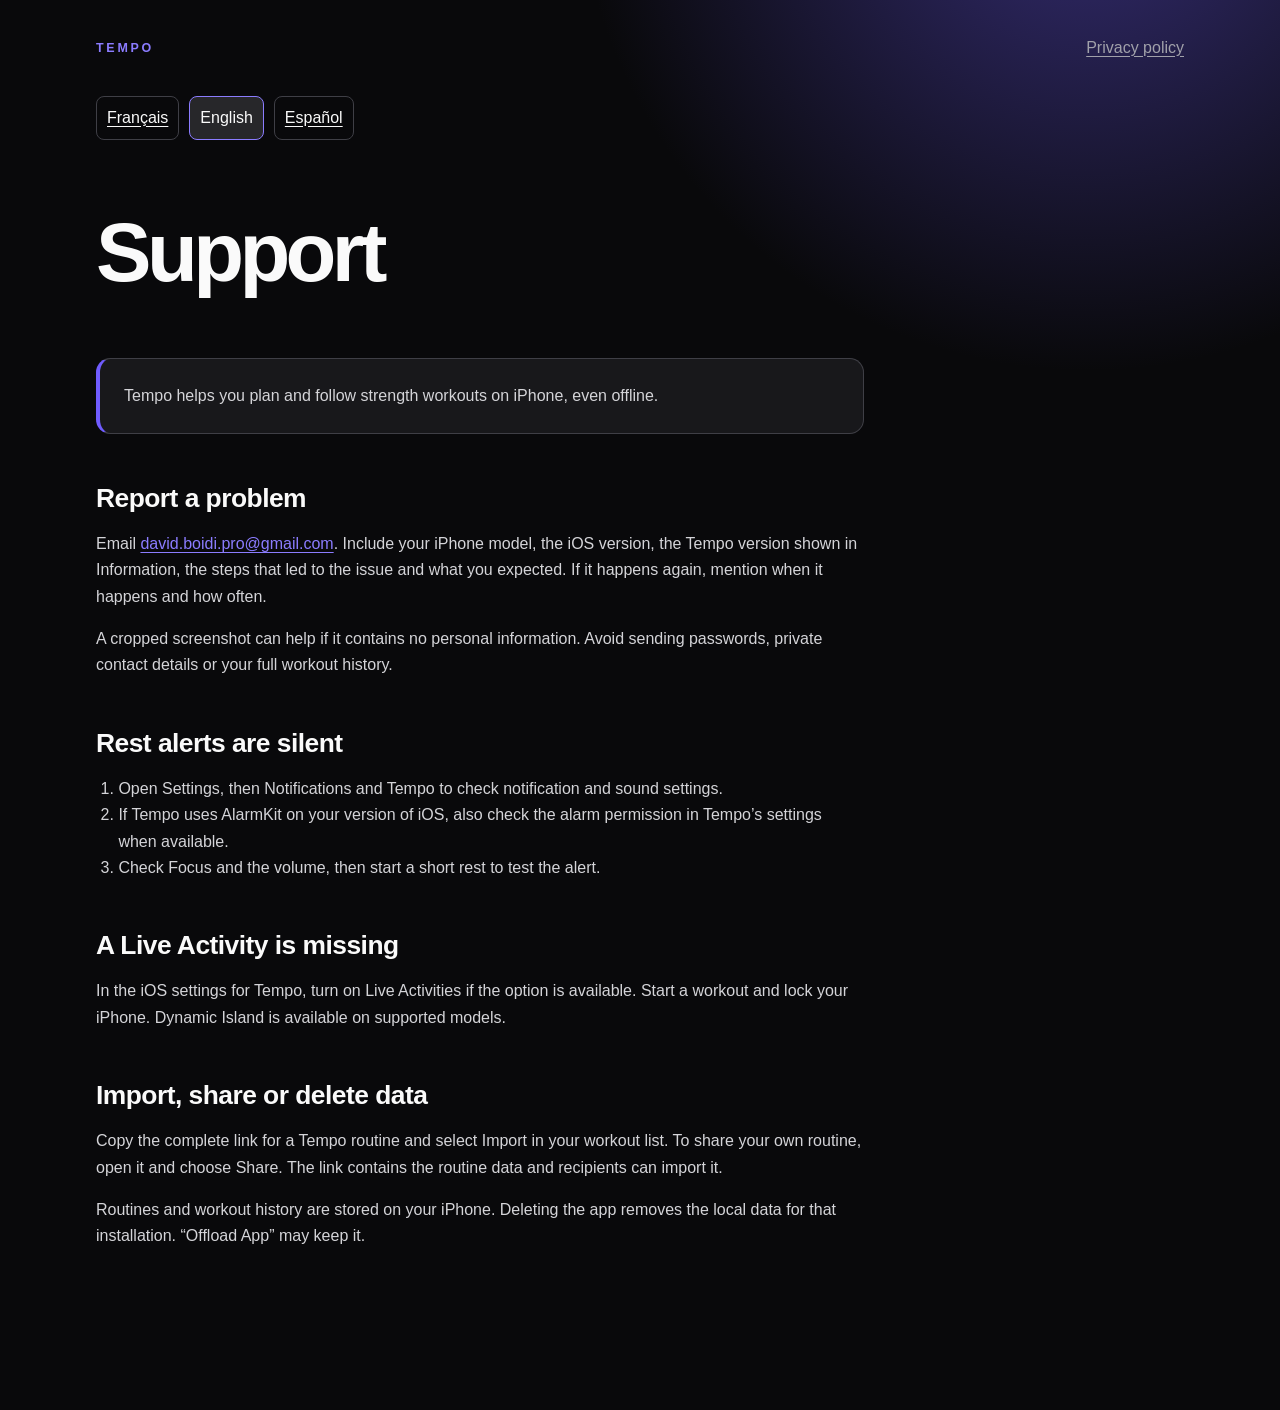
<file: app-sport/support/en/index.html>
<!doctype html>
<html lang="en">
  <head>
    <meta charset="utf-8" />
    <meta name="viewport" content="width=device-width, initial-scale=1" />
    <meta name="theme-color" content="#09090b" />
    <meta name="description" content="Tempo helps you plan and follow strength workouts on iPhone, even offline." />
    <title>Support — Tempo</title>
    <link rel="stylesheet" href="../../styles.css" />
  </head>
  <body>
    <main class="shell document">
      <nav class="topbar" aria-label="Main navigation">
        <a href="../../en/" class="brand">TEMPO</a>
        <a href="../../privacy/en/">Privacy policy</a>
      </nav>
      <nav class="languages" aria-label="Page language"><a href="../../support/" lang="fr" hreflang="fr">Français</a> <a href="../../support/en/" lang="en" hreflang="en" aria-current="page">English</a> <a href="../../support/es/" lang="es" hreflang="es">Español</a></nav>
      <article>
        <header class="document-header">
          <h1>Support</h1>

        </header>
        <section class="summary">
          <p>Tempo helps you plan and follow strength workouts on iPhone, even offline.</p>
        </section>

        <section>
          <h2>Report a problem</h2>
          <p>Email <a href="mailto:david.boidi.pro@gmail.com">david.boidi.pro@gmail.com</a>. Include your iPhone model, the iOS version, the Tempo version shown in Information, the steps that led to the issue and what you expected. If it happens again, mention when it happens and how often.</p>
          <p>A cropped screenshot can help if it contains no personal information. Avoid sending passwords, private contact details or your full workout history.</p>
        </section>

        <section>
          <h2>Rest alerts are silent</h2>
          <ol>
  <li>Open Settings, then Notifications and Tempo to check notification and sound settings.</li>
  <li>If Tempo uses AlarmKit on your version of iOS, also check the alarm permission in Tempo’s settings when available.</li>
  <li>Check Focus and the volume, then start a short rest to test the alert.</li>
</ol>
        </section>

        <section>
          <h2>A Live Activity is missing</h2>
          <p>In the iOS settings for Tempo, turn on Live Activities if the option is available. Start a workout and lock your iPhone. Dynamic Island is available on supported models.</p>
        </section>

        <section>
          <h2>Import, share or delete data</h2>
          <p>Copy the complete link for a Tempo routine and select Import in your workout list. To share your own routine, open it and choose Share. The link contains the routine data and recipients can import it.</p>
          <p>Routines and workout history are stored on your iPhone. Deleting the app removes the local data for that installation. “Offload App” may keep it.</p>
        </section>
      </article>
    </main>
  </body>
</html>
</file>
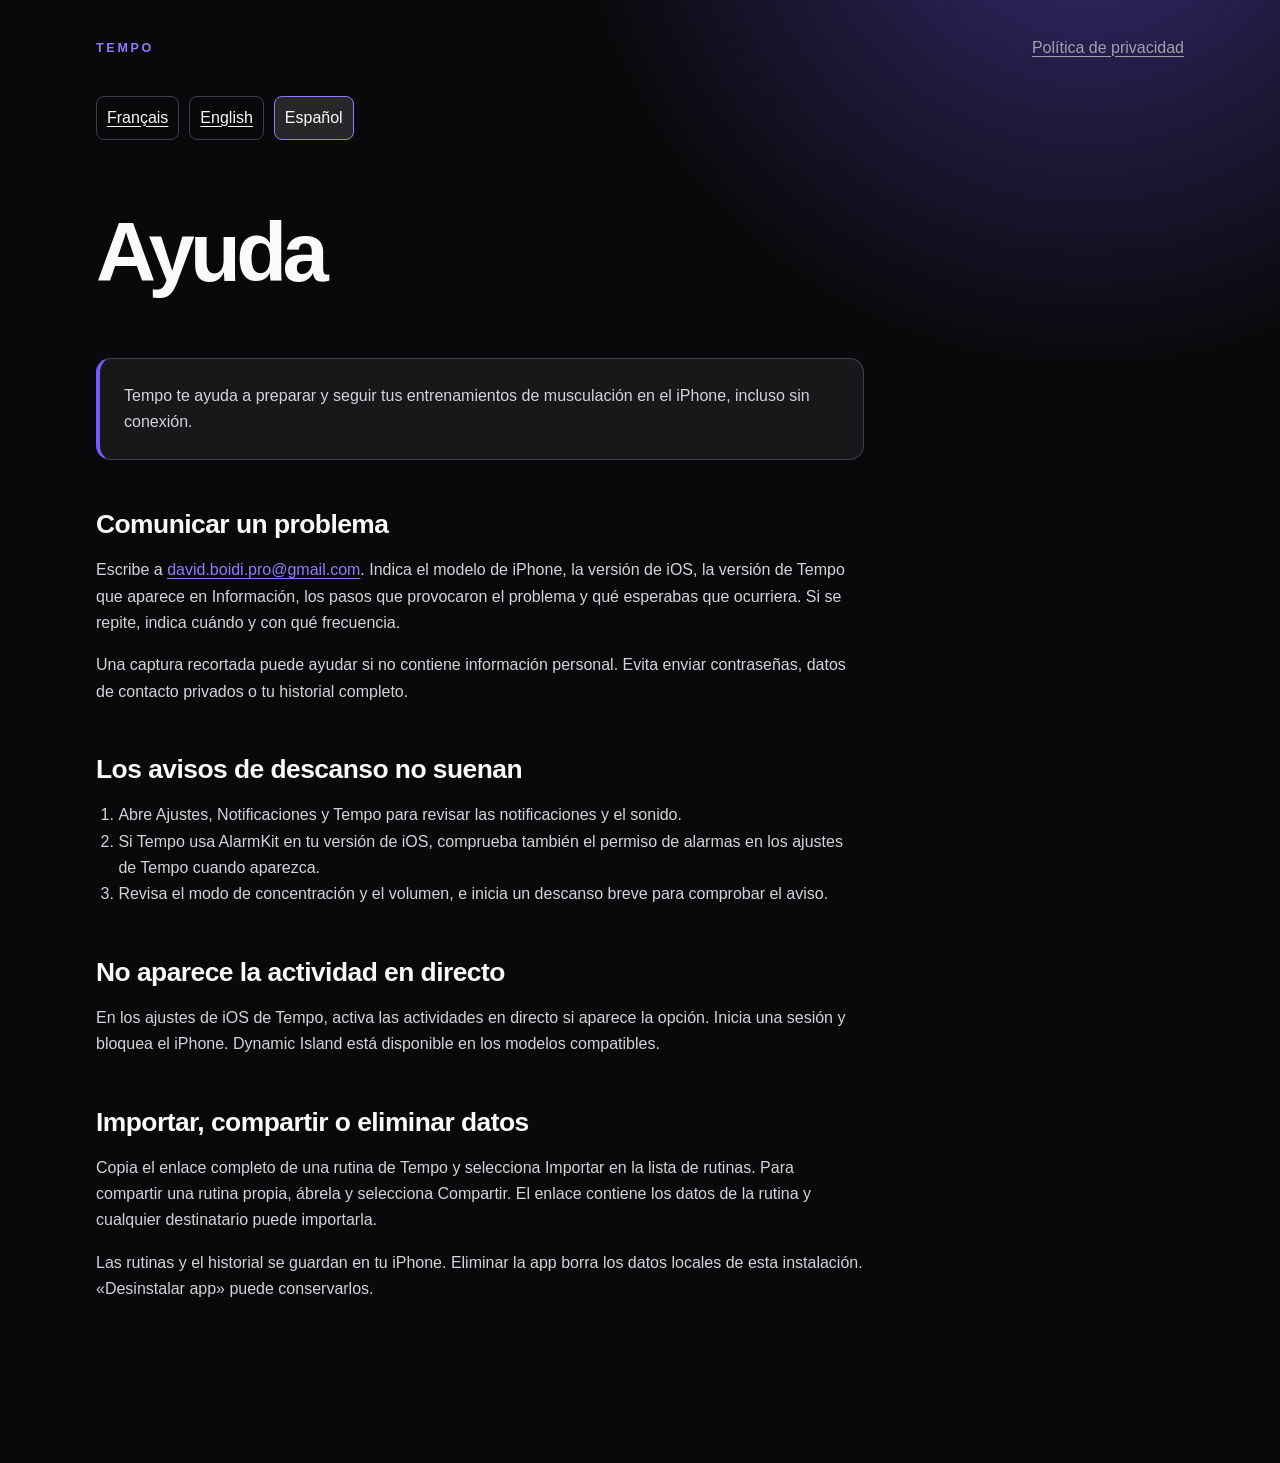
<file: app-sport/support/es/index.html>
<!doctype html>
<html lang="es">
  <head>
    <meta charset="utf-8" />
    <meta name="viewport" content="width=device-width, initial-scale=1" />
    <meta name="theme-color" content="#09090b" />
    <meta name="description" content="Tempo te ayuda a preparar y seguir tus entrenamientos de musculación en el iPhone, incluso sin conexión." />
    <title>Ayuda — Tempo</title>
    <link rel="stylesheet" href="../../styles.css" />
  </head>
  <body>
    <main class="shell document">
      <nav class="topbar" aria-label="Navegación principal">
        <a href="../../es/" class="brand">TEMPO</a>
        <a href="../../privacy/es/">Política de privacidad</a>
      </nav>
      <nav class="languages" aria-label="Idioma de la página"><a href="../../support/" lang="fr" hreflang="fr">Français</a> <a href="../../support/en/" lang="en" hreflang="en">English</a> <a href="../../support/es/" lang="es" hreflang="es" aria-current="page">Español</a></nav>
      <article>
        <header class="document-header">
          <h1>Ayuda</h1>

        </header>
        <section class="summary">
          <p>Tempo te ayuda a preparar y seguir tus entrenamientos de musculación en el iPhone, incluso sin conexión.</p>
        </section>

        <section>
          <h2>Comunicar un problema</h2>
          <p>Escribe a <a href="mailto:david.boidi.pro@gmail.com">david.boidi.pro@gmail.com</a>. Indica el modelo de iPhone, la versión de iOS, la versión de Tempo que aparece en Información, los pasos que provocaron el problema y qué esperabas que ocurriera. Si se repite, indica cuándo y con qué frecuencia.</p>
          <p>Una captura recortada puede ayudar si no contiene información personal. Evita enviar contraseñas, datos de contacto privados o tu historial completo.</p>
        </section>

        <section>
          <h2>Los avisos de descanso no suenan</h2>
          <ol>
  <li>Abre Ajustes, Notificaciones y Tempo para revisar las notificaciones y el sonido.</li>
  <li>Si Tempo usa AlarmKit en tu versión de iOS, comprueba también el permiso de alarmas en los ajustes de Tempo cuando aparezca.</li>
  <li>Revisa el modo de concentración y el volumen, e inicia un descanso breve para comprobar el aviso.</li>
</ol>
        </section>

        <section>
          <h2>No aparece la actividad en directo</h2>
          <p>En los ajustes de iOS de Tempo, activa las actividades en directo si aparece la opción. Inicia una sesión y bloquea el iPhone. Dynamic Island está disponible en los modelos compatibles.</p>
        </section>

        <section>
          <h2>Importar, compartir o eliminar datos</h2>
          <p>Copia el enlace completo de una rutina de Tempo y selecciona Importar en la lista de rutinas. Para compartir una rutina propia, ábrela y selecciona Compartir. El enlace contiene los datos de la rutina y cualquier destinatario puede importarla.</p>
          <p>Las rutinas y el historial se guardan en tu iPhone. Eliminar la app borra los datos locales de esta instalación. «Desinstalar app» puede conservarlos.</p>
        </section>
      </article>
    </main>
  </body>
</html>
</file>
<file: app-sport/styles.css>
:root {
  color-scheme: dark;
  --canvas: #09090b;
  --surface: #18181b;
  --surface-raised: #27272a;
  --text: #fafafa;
  --muted: #a1a1aa;
  --border: #3f3f46;
  --accent: #8b7cff;
  --accent-strong: #705cff;
  font-family:
    Inter,
    ui-sans-serif,
    -apple-system,
    BlinkMacSystemFont,
    'SF Pro Display',
    'Segoe UI',
    sans-serif;
  font-synthesis: none;
}

* {
  box-sizing: border-box;
}

html {
  background: var(--canvas);
}

body {
  min-height: 100vh;
  margin: 0;
  color: var(--text);
  background:
    radial-gradient(circle at 85% -10%, #352d74 0, transparent 32rem),
    var(--canvas);
  line-height: 1.65;
}

a {
  color: var(--accent);
  text-underline-offset: 0.2em;
}

a:focus-visible {
  outline: 3px solid var(--accent);
  outline-offset: 4px;
}

.shell {
  width: min(100% - 2.5rem, 68rem);
  margin: 0 auto;
  padding: clamp(3rem, 9vw, 7rem) 0;
}

.hero {
  max-width: 55rem;
}

.eyebrow,
.brand {
  margin: 0 0 1.25rem;
  color: var(--accent);
  font-size: 0.78rem;
  font-weight: 800;
  letter-spacing: 0.22em;
  text-decoration: none;
}

h1 {
  max-width: 18ch;
  margin: 0;
  font-size: clamp(2.6rem, 9vw, 6.4rem);
  line-height: 0.98;
  letter-spacing: -0.055em;
}

.lede {
  max-width: 46rem;
  margin: 2rem 0 0;
  color: var(--muted);
  font-size: clamp(1.05rem, 2vw, 1.3rem);
}

.cards {
  display: grid;
  gap: 1rem;
  margin-top: clamp(3rem, 9vw, 7rem);
}

.card {
  display: grid;
  grid-template-columns: minmax(0, 1fr) auto;
  gap: 1.25rem;
  align-items: center;
  min-height: 8rem;
  padding: 1.5rem;
  color: var(--text);
  text-decoration: none;
  background: color-mix(in srgb, var(--surface) 88%, transparent);
  border: 1px solid var(--border);
  border-radius: 1.25rem;
  transition:
    transform 160ms ease,
    border-color 160ms ease,
    background 160ms ease;
}

.card:hover {
  background: var(--surface-raised);
  border-color: var(--accent);
  transform: translateY(-2px);
}

.card-index {
  color: var(--accent);
  font:
    700 0.8rem/1 ui-monospace,
    'SFMono-Regular',
    Menlo,
    monospace;
}

.card strong,
.card small {
  display: block;
}

.card strong {
  font-size: 1.25rem;
}

.card small {
  margin-top: 0.25rem;
  color: var(--muted);
}

.arrow {
  color: var(--accent);
  font-size: 1.8rem;
}

.document {
  padding-top: 1.5rem;
}

.topbar {
  display: flex;
  justify-content: space-between;
  align-items: center;
  min-height: 3rem;
  margin-bottom: 1.5rem;
}

.topbar .brand {
  margin: 0;
}

.topbar > a:last-child {
  color: var(--muted);
}

.document article {
  max-width: 48rem;
}

.document h1 {
  max-width: 22ch;
  font-size: clamp(2.5rem, 7vw, 5.2rem);
}

.document-header {
  margin-bottom: 4rem;
}

.document section {
  margin: 3rem 0;
}

.document h2 {
  margin: 0 0 0.8rem;
  font-size: clamp(1.25rem, 3vw, 1.65rem);
  line-height: 1.25;
  letter-spacing: -0.02em;
}

.document p,
.document li {
  color: #d4d4d8;
}

.document ul,
.document ol {
  padding-left: 1.4rem;
}

.summary {
  padding: 1.5rem;
  background: var(--surface);
  border: 1px solid var(--border);
  border-left: 4px solid var(--accent-strong);
  border-radius: 0.9rem;
}

.summary p {
  margin: 0;
}

.button {
  display: inline-block;
  padding: 0.8rem 1.15rem;
  color: white;
  font-weight: 750;
  text-decoration: none;
  background: var(--accent-strong);
  border-radius: 999px;
}

footer {
  width: min(100% - 2.5rem, 68rem);
  margin: 0 auto;
  padding: 0 0 2.5rem;
  color: var(--muted);
  font-size: 0.85rem;
}

@media (max-width: 36rem) {
  .card {
    grid-template-columns: minmax(0, 1fr) auto;
  }

  .card-index {
    display: none;
  }
}

@media (prefers-reduced-motion: reduce) {
  *,
  *::before,
  *::after {
    scroll-behavior: auto !important;
    transition: none !important;
  }
}

.languages {
  display: flex;
  flex-wrap: wrap;
  gap: 0.625rem;
  width: fit-content;
  max-width: 100%;
  margin: 0 0 clamp(2.5rem, 6vw, 4.5rem);
}

.languages a {
  display: inline-flex;
  align-items: center;
  min-height: 2.75rem;
  padding: 0.25rem 0.625rem;
  color: var(--text);
  border: 1px solid var(--border);
  border-radius: 0.5rem;
}

.languages [aria-current='page'] {
  border-color: var(--accent);
  background: var(--surface-raised);
  text-decoration: none;
}

.document a[href^='mailto:'] {
  overflow-wrap: anywhere;
}
</file>
